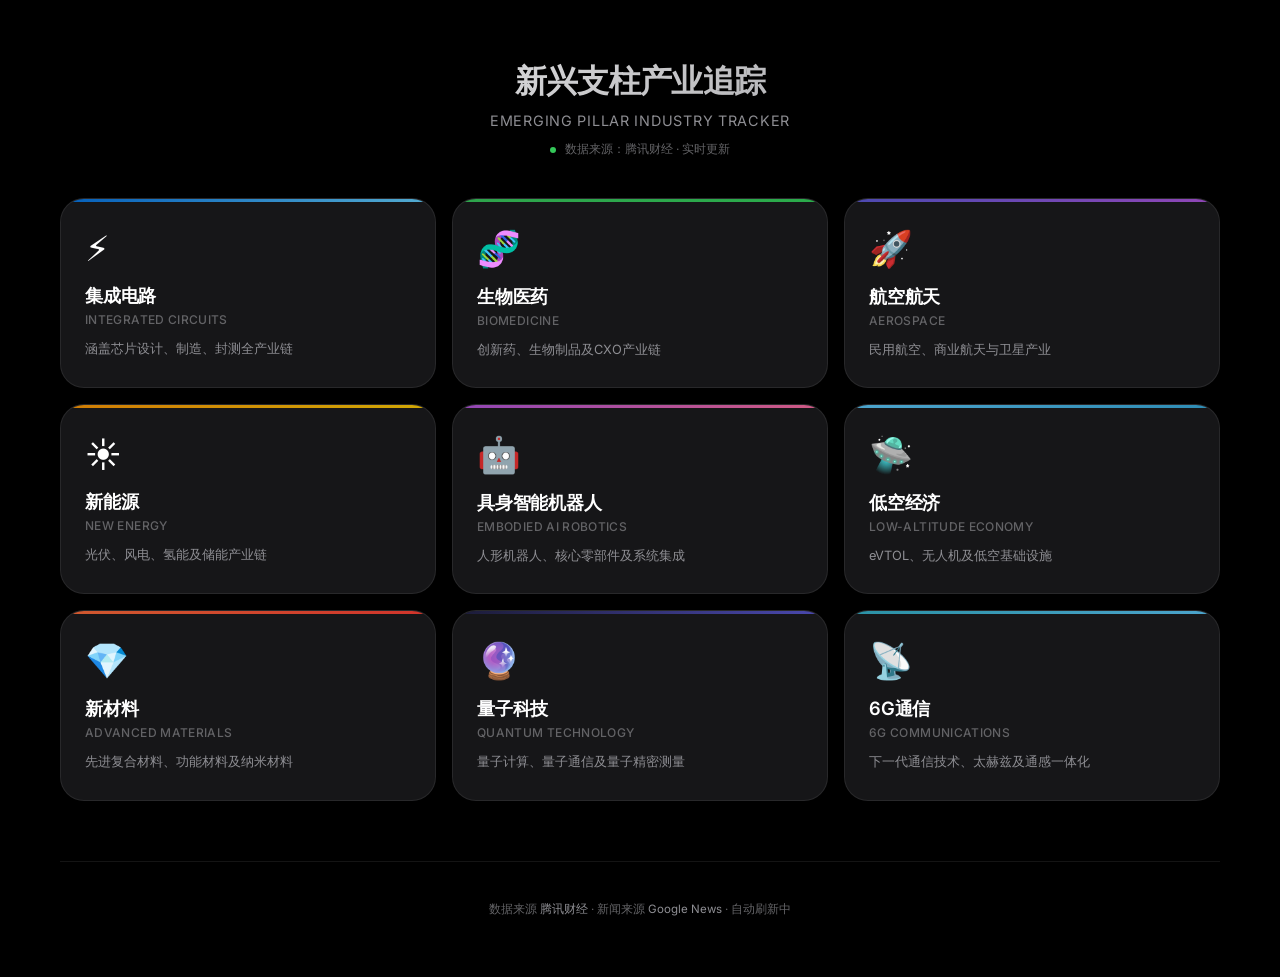
<file: index.html>
<!DOCTYPE html>
<html lang="zh-CN">
<head>
    <meta charset="UTF-8">
    <meta name="viewport" content="width=device-width, initial-scale=1.0, maximum-scale=1.0, user-scalable=no">
    <title>新兴支柱产业追踪</title>
    <meta name="description" content="实时追踪九大新兴支柱产业行情与资讯">
    <meta name="theme-color" content="#000000">
    <link rel="preconnect" href="https://fonts.googleapis.com">
    <link href="https://fonts.googleapis.com/css2?family=Inter:wght@300;400;500;600;700&display=swap" rel="stylesheet">
    <link rel="stylesheet" href="style.css">
</head>
<body>
    <div id="app"></div>
    <script src="app.js"></script>
</body>
</html>
</file>
<file: style.css>
/* ============================================
   新兴支柱产业追踪 - Apple-inspired Dark Theme
   ============================================ */

:root {
    --bg-primary: #000000;
    --bg-secondary: #1c1c1e;
    --bg-tertiary: #2c2c2e;
    --bg-card: rgba(28, 28, 30, 0.8);
    --bg-glass: rgba(255, 255, 255, 0.05);
    --text-primary: #ffffff;
    --text-secondary: #8e8e93;
    --text-tertiary: #636366;
    --border-color: rgba(255, 255, 255, 0.08);
    --green: #34c759;
    --red: #ff3b30;
    --blue: #0071e3;
    --radius-sm: 10px;
    --radius-md: 16px;
    --radius-lg: 24px;
    --radius-xl: 32px;
    --shadow-card: 0 4px 24px rgba(0, 0, 0, 0.4);
    --transition: all 0.35s cubic-bezier(0.25, 0.1, 0.25, 1);
}

* { margin: 0; padding: 0; box-sizing: border-box; }

html {
    font-size: 16px;
    -webkit-font-smoothing: antialiased;
    -moz-osx-font-smoothing: grayscale;
}

body {
    font-family: 'Inter', -apple-system, BlinkMacSystemFont, 'SF Pro Display', 'Segoe UI', system-ui, sans-serif;
    background: var(--bg-primary);
    color: var(--text-primary);
    min-height: 100vh;
    overflow-x: hidden;
}

#app {
    max-width: 1200px;
    margin: 0 auto;
    padding: 0 20px;
}

/* ============ Header ============ */
.header {
    padding: 60px 0 40px;
    text-align: center;
}

.header h1 {
    font-size: 2rem;
    font-weight: 700;
    letter-spacing: -0.02em;
    background: linear-gradient(135deg, #fff 0%, #8e8e93 100%);
    -webkit-background-clip: text;
    -webkit-text-fill-color: transparent;
    background-clip: text;
    margin-bottom: 8px;
}

.header .subtitle {
    font-size: 0.9rem;
    color: var(--text-secondary);
    font-weight: 400;
    letter-spacing: 0.05em;
}

.header .update-info {
    margin-top: 12px;
    font-size: 0.75rem;
    color: var(--text-tertiary);
}

.update-dot {
    display: inline-block;
    width: 6px;
    height: 6px;
    border-radius: 50%;
    background: var(--green);
    margin-right: 6px;
    animation: pulse 2s infinite;
}

@keyframes pulse {
    0%, 100% { opacity: 1; }
    50% { opacity: 0.3; }
}

/* ============ Grid ============ */
.grid {
    display: grid;
    grid-template-columns: repeat(3, 1fr);
    gap: 16px;
    padding-bottom: 60px;
}

@media (max-width: 900px) {
    .grid { grid-template-columns: repeat(2, 1fr); }
}

@media (max-width: 560px) {
    .grid { grid-template-columns: 1fr; }
    .header h1 { font-size: 1.5rem; }
}

/* ============ Industry Card ============ */
.industry-card {
    position: relative;
    background: var(--bg-card);
    border: 1px solid var(--border-color);
    border-radius: var(--radius-lg);
    padding: 28px 24px;
    cursor: pointer;
    transition: var(--transition);
    overflow: hidden;
    backdrop-filter: blur(20px);
    -webkit-backdrop-filter: blur(20px);
}

.industry-card::before {
    content: '';
    position: absolute;
    top: 0;
    left: 0;
    right: 0;
    height: 3px;
    background: var(--card-gradient);
    opacity: 0.8;
    transition: var(--transition);
}

.industry-card:hover {
    transform: translateY(-4px) scale(1.01);
    border-color: rgba(255, 255, 255, 0.15);
    box-shadow: var(--shadow-card);
}

.industry-card:hover::before {
    height: 4px;
    opacity: 1;
}

.industry-card:active {
    transform: translateY(-1px) scale(0.99);
}

.card-icon {
    font-size: 2.2rem;
    margin-bottom: 14px;
    display: block;
}

.card-name {
    font-size: 1.15rem;
    font-weight: 600;
    letter-spacing: -0.01em;
    margin-bottom: 4px;
}

.card-subtitle {
    font-size: 0.75rem;
    color: var(--text-tertiary);
    font-weight: 500;
    letter-spacing: 0.03em;
    text-transform: uppercase;
    margin-bottom: 12px;
}

.card-desc {
    font-size: 0.8rem;
    color: var(--text-secondary);
    line-height: 1.5;
}

.card-arrow {
    position: absolute;
    right: 20px;
    bottom: 20px;
    width: 28px;
    height: 28px;
    border-radius: 50%;
    background: var(--bg-glass);
    display: flex;
    align-items: center;
    justify-content: center;
    transition: var(--transition);
    opacity: 0;
}

.industry-card:hover .card-arrow {
    opacity: 1;
    transform: translateX(2px);
}

.card-arrow svg {
    width: 14px;
    height: 14px;
    fill: none;
    stroke: var(--text-secondary);
    stroke-width: 2;
    stroke-linecap: round;
    stroke-linejoin: round;
}

/* ============ Detail View ============ */
.detail-view {
    animation: slideIn 0.4s cubic-bezier(0.25, 0.1, 0.25, 1);
    padding-bottom: 80px;
}

@keyframes slideIn {
    from { opacity: 0; transform: translateY(20px); }
    to { opacity: 1; transform: translateY(0); }
}

.detail-header {
    display: flex;
    align-items: center;
    gap: 16px;
    padding: 40px 0 32px;
}

.back-btn {
    display: flex;
    align-items: center;
    gap: 6px;
    background: var(--bg-glass);
    border: 1px solid var(--border-color);
    border-radius: var(--radius-sm);
    padding: 8px 16px;
    color: var(--text-secondary);
    font-size: 0.85rem;
    cursor: pointer;
    transition: var(--transition);
    font-family: inherit;
    white-space: nowrap;
}

.back-btn:hover {
    background: rgba(255, 255, 255, 0.1);
    color: var(--text-primary);
}

.back-btn svg {
    width: 16px;
    height: 16px;
    fill: none;
    stroke: currentColor;
    stroke-width: 2;
    stroke-linecap: round;
    stroke-linejoin: round;
}

.detail-title {
    flex: 1;
}

.detail-title h2 {
    font-size: 1.6rem;
    font-weight: 700;
    letter-spacing: -0.02em;
}

.detail-title .desc {
    font-size: 0.85rem;
    color: var(--text-secondary);
    margin-top: 4px;
}

/* ============ Section ============ */
.section {
    margin-bottom: 36px;
}

.section-title {
    font-size: 0.8rem;
    font-weight: 600;
    color: var(--text-secondary);
    text-transform: uppercase;
    letter-spacing: 0.08em;
    margin-bottom: 16px;
    padding-left: 2px;
}

/* ============ Stock Table ============ */
.stock-table {
    background: var(--bg-card);
    border: 1px solid var(--border-color);
    border-radius: var(--radius-md);
    overflow: hidden;
    backdrop-filter: blur(20px);
    -webkit-backdrop-filter: blur(20px);
}

.stock-row {
    display: grid;
    grid-template-columns: 2fr 1fr 1fr 1fr 1fr 1.2fr;
    padding: 14px 20px;
    align-items: center;
    border-bottom: 1px solid var(--border-color);
    transition: background 0.2s;
}

.stock-row:last-child { border-bottom: none; }

.stock-row:hover { background: rgba(255, 255, 255, 0.03); }

.stock-row.header {
    font-size: 0.7rem;
    font-weight: 600;
    color: var(--text-tertiary);
    text-transform: uppercase;
    letter-spacing: 0.06em;
    padding: 10px 20px;
    background: rgba(255, 255, 255, 0.02);
}

.stock-name {
    font-weight: 500;
    font-size: 0.9rem;
}

.stock-name .note {
    font-size: 0.7rem;
    color: var(--text-tertiary);
    margin-left: 6px;
}

.stock-code {
    font-size: 0.75rem;
    color: var(--text-tertiary);
    font-weight: 400;
}

.stock-price {
    font-weight: 600;
    font-size: 0.95rem;
    font-variant-numeric: tabular-nums;
}

.stock-change {
    font-weight: 500;
    font-size: 0.85rem;
    font-variant-numeric: tabular-nums;
}

.stock-pe, .stock-ps, .stock-cap {
    font-size: 0.85rem;
    color: var(--text-secondary);
    font-variant-numeric: tabular-nums;
    text-align: right;
}

.stock-row.header .stock-pe,
.stock-row.header .stock-ps,
.stock-row.header .stock-cap {
    text-align: right;
}

.up { color: var(--red); }
.down { color: var(--green); }
.flat { color: var(--text-secondary); }

.stock-label {
    display: inline-block;
    font-size: 0.6rem;
    padding: 2px 6px;
    border-radius: 4px;
    margin-left: 6px;
    font-weight: 600;
    vertical-align: middle;
}

.stock-label.a-share {
    background: rgba(0, 113, 227, 0.15);
    color: var(--blue);
}

.stock-label.hk {
    background: rgba(255, 149, 0, 0.15);
    color: #ff9500;
}

/* Mobile stock table */
@media (max-width: 700px) {
    .stock-row {
        grid-template-columns: 1.5fr 1fr 1fr;
        padding: 12px 16px;
    }
    .stock-pe, .stock-ps, .stock-cap,
    .stock-row.header .stock-pe,
    .stock-row.header .stock-ps,
    .stock-row.header .stock-cap {
        display: none;
    }
}

/* ============ News ============ */
.news-list {
    display: flex;
    flex-direction: column;
    gap: 1px;
    background: var(--border-color);
    border: 1px solid var(--border-color);
    border-radius: var(--radius-md);
    overflow: hidden;
}

.news-item {
    background: var(--bg-card);
    padding: 18px 20px;
    transition: background 0.2s;
    cursor: pointer;
    text-decoration: none;
    color: inherit;
    display: block;
    backdrop-filter: blur(20px);
    -webkit-backdrop-filter: blur(20px);
}

.news-item:hover { background: rgba(255, 255, 255, 0.05); }

.news-title {
    font-size: 0.9rem;
    font-weight: 500;
    line-height: 1.5;
    margin-bottom: 8px;
}

.news-meta {
    display: flex;
    align-items: center;
    gap: 12px;
    font-size: 0.72rem;
    color: var(--text-tertiary);
}

.news-source {
    color: var(--blue);
    font-weight: 500;
}

.news-empty {
    text-align: center;
    padding: 40px;
    color: var(--text-tertiary);
    font-size: 0.85rem;
}

/* ============ Loading ============ */
.loading-spinner {
    display: flex;
    align-items: center;
    justify-content: center;
    padding: 40px;
    color: var(--text-tertiary);
    gap: 10px;
}

.spinner {
    width: 20px;
    height: 20px;
    border: 2px solid var(--border-color);
    border-top-color: var(--blue);
    border-radius: 50%;
    animation: spin 0.8s linear infinite;
}

@keyframes spin {
    to { transform: rotate(360deg); }
}

/* ============ Footer ============ */
.footer {
    text-align: center;
    padding: 40px 0 60px;
    font-size: 0.72rem;
    color: var(--text-tertiary);
    border-top: 1px solid var(--border-color);
}

.footer a {
    color: var(--text-secondary);
    text-decoration: none;
}

.footer a:hover { color: var(--blue); }

/* ============ Error State ============ */
.error-state {
    text-align: center;
    padding: 30px;
    color: var(--text-secondary);
    font-size: 0.85rem;
}

.retry-btn {
    margin-top: 12px;
    background: var(--bg-glass);
    border: 1px solid var(--border-color);
    border-radius: var(--radius-sm);
    padding: 8px 20px;
    color: var(--blue);
    font-size: 0.8rem;
    cursor: pointer;
    font-family: inherit;
    transition: var(--transition);
}

.retry-btn:hover { background: rgba(0, 113, 227, 0.1); }

/* ============ Scrollbar ============ */
::-webkit-scrollbar { width: 6px; }
::-webkit-scrollbar-track { background: transparent; }
::-webkit-scrollbar-thumb { background: var(--bg-tertiary); border-radius: 3px; }
::-webkit-scrollbar-thumb:hover { background: var(--text-tertiary); }
</file>
